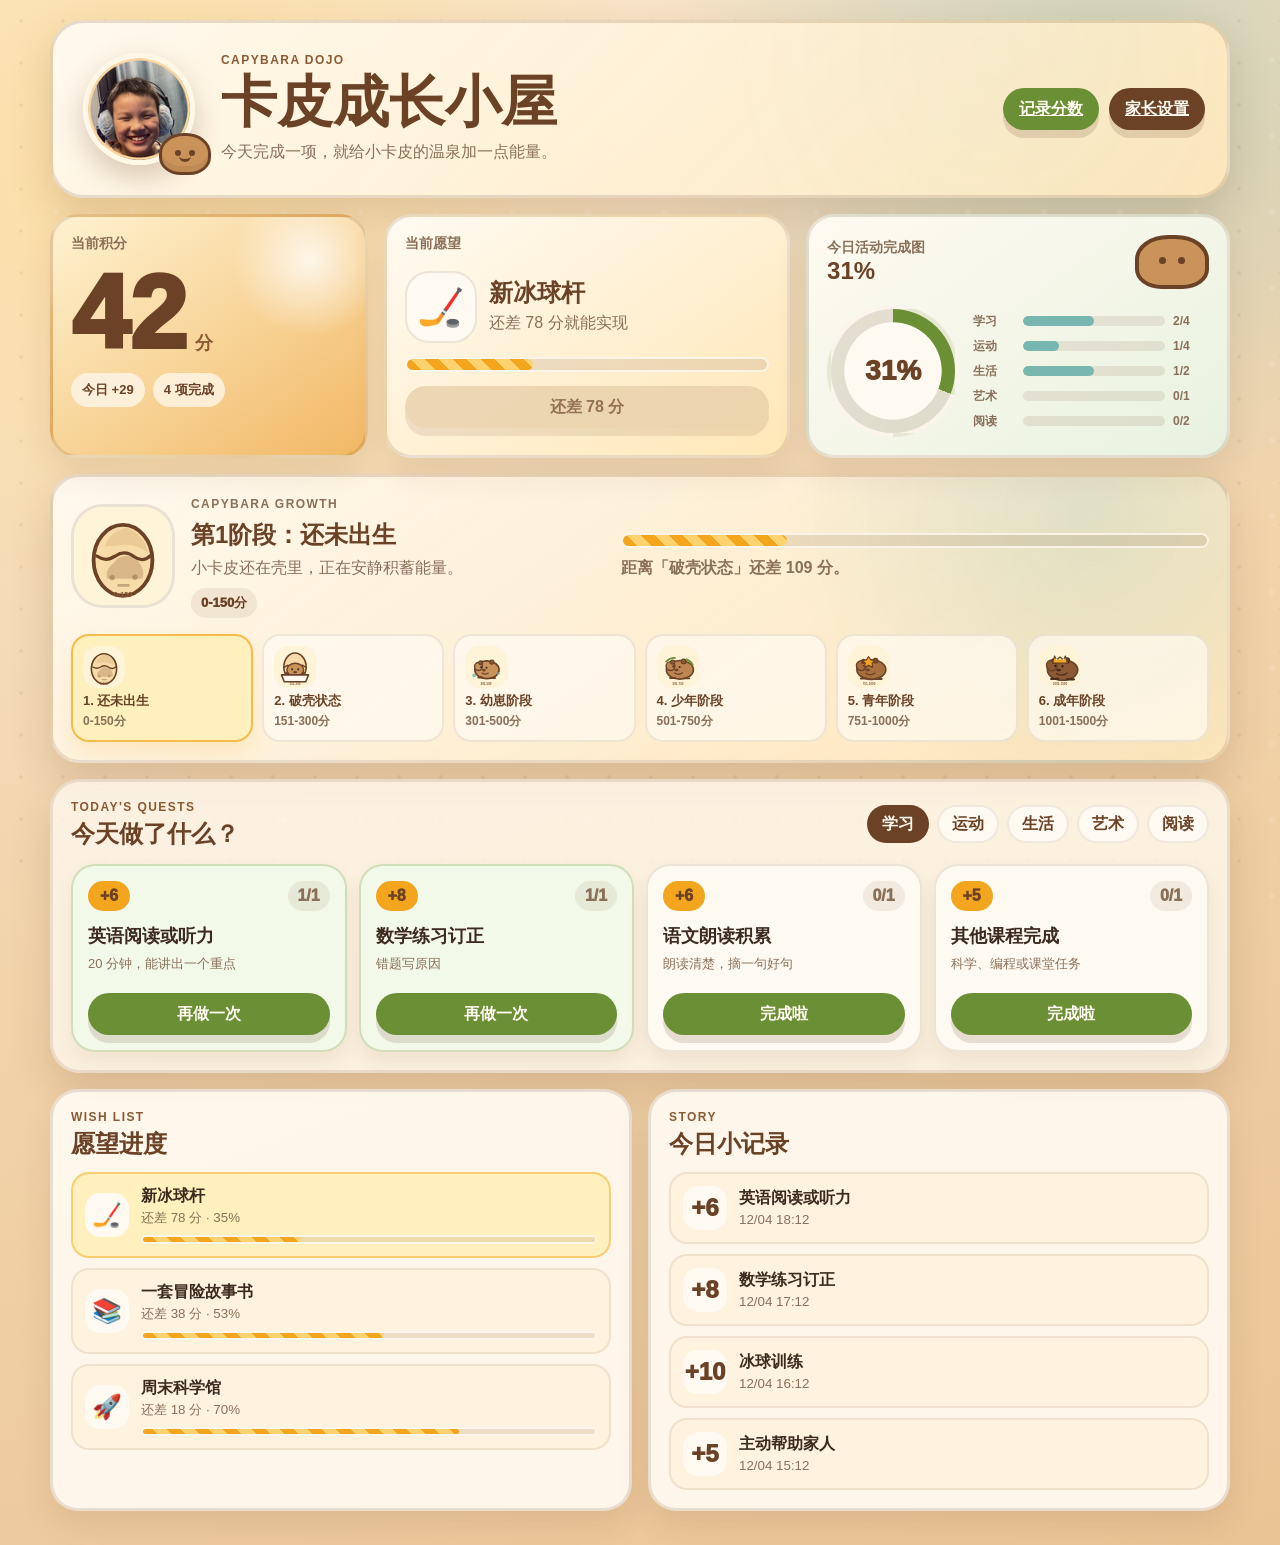
<file: index.html>
<!DOCTYPE html>
<html lang="zh-CN">
<head>
  <meta charset="UTF-8">
  <meta name="viewport" content="width=device-width, initial-scale=1.0">
  <title>卡皮成长小屋</title>
  <link rel="stylesheet" href="style.css">
</head>
<body>
  <main class="kid-shell">
    <header class="kid-hero">
      <div class="hero-copy">
        <div class="avatar-wrap">
          <img id="childAvatar" src="assets/avatar.png" alt="孩子头像">
          <div class="capy-face" aria-hidden="true">
            <span></span>
          </div>
        </div>
        <div>
          <p class="eyebrow">Capybara Dojo</p>
          <h1 id="homeTitle">卡皮成长小屋</h1>
          <p class="hero-note">今天完成一项，就给小卡皮的温泉加一点能量。</p>
        </div>
      </div>
      <div class="hero-links">
        <a class="parent-link record-link" href="record.html">记录分数</a>
        <a class="parent-link" href="parent.html">家长设置</a>
      </div>
    </header>

    <section class="top-grid">
      <article class="score-card big-card">
        <div class="card-label">当前积分</div>
        <div class="score-line">
          <span id="scoreValue">0</span>
          <small>分</small>
        </div>
        <div class="bubble-row">
          <span>今日 +<b id="todayScore">0</b></span>
          <span id="todayCount">0 项完成</span>
        </div>
      </article>

      <article class="wish-card big-card">
        <div class="card-label">当前愿望</div>
        <div class="wish-main">
          <div class="wish-icon" id="wishIcon">🎁</div>
          <div>
            <h2 id="wishName">还没有愿望</h2>
            <p id="wishMeta">去家长设置里添加一个目标。</p>
          </div>
        </div>
        <div class="honey-progress"><span id="wishProgress"></span></div>
        <button class="claim-btn" id="claimWishBtn">兑换愿望</button>
      </article>

      <article class="chart-card big-card">
        <div class="card-head">
          <div>
            <div class="card-label">今日活动完成图</div>
            <h2 id="completionTitle">0%</h2>
          </div>
          <div class="mini-capy" aria-hidden="true"></div>
        </div>
        <div class="ring-wrap">
          <div class="ring" id="completionRing"><span id="completionPercent">0%</span></div>
          <div class="bar-list" id="categoryBars"></div>
        </div>
      </article>
    </section>

    <section class="capy-stage-card">
      <div class="capy-stage-current">
        <div class="stage-creature">
          <img id="stageCreature" src="assets/stages/stage-1-egg.svg" alt="卡皮巴拉当前阶段">
        </div>
        <div>
          <p class="eyebrow">Capybara Growth</p>
          <h2 id="stageName">还未出生</h2>
          <p id="stageDesc">小卡皮还在壳里，正在安静积蓄能量。</p>
          <div class="stage-meta" id="stageMeta">0-150分</div>
        </div>
      </div>
      <div class="stage-progress-line">
        <div class="honey-progress"><span id="stageProgress"></span></div>
        <p id="stageNext">继续完成任务，帮助小卡皮成长。</p>
      </div>
      <div class="stage-path" id="stagePath"></div>
    </section>

    <section class="activity-zone">
      <div class="section-head">
        <div>
          <p class="eyebrow">Today's Quests</p>
          <h2>今天做了什么？</h2>
        </div>
        <div class="category-tabs" id="categoryTabs"></div>
      </div>
      <div class="quest-grid" id="activityGrid"></div>
    </section>

    <section class="bottom-grid">
      <article class="panel">
        <div class="section-head compact">
          <div>
            <p class="eyebrow">Wish List</p>
            <h2>愿望进度</h2>
          </div>
        </div>
        <div class="wish-list" id="wishList"></div>
      </article>

      <article class="panel">
        <div class="section-head compact">
          <div>
            <p class="eyebrow">Story</p>
            <h2>今日小记录</h2>
          </div>
        </div>
        <div class="history-list" id="historyList"></div>
      </article>
    </section>
  </main>

  <div class="toast" id="toast"></div>
  <script src="app.js"></script>
  <script>
    let state = KidDojo.load();

    const $ = selector => document.querySelector(selector);
    const els = {
      childAvatar: $("#childAvatar"),
      homeTitle: $("#homeTitle"),
      scoreValue: $("#scoreValue"),
      todayScore: $("#todayScore"),
      todayCount: $("#todayCount"),
      wishIcon: $("#wishIcon"),
      wishName: $("#wishName"),
      wishMeta: $("#wishMeta"),
      wishProgress: $("#wishProgress"),
      claimWishBtn: $("#claimWishBtn"),
      completionTitle: $("#completionTitle"),
      completionRing: $("#completionRing"),
      completionPercent: $("#completionPercent"),
      stageCreature: $("#stageCreature"),
      stageName: $("#stageName"),
      stageDesc: $("#stageDesc"),
      stageMeta: $("#stageMeta"),
      stageProgress: $("#stageProgress"),
      stageNext: $("#stageNext"),
      stagePath: $("#stagePath"),
      categoryBars: $("#categoryBars"),
      categoryTabs: $("#categoryTabs"),
      activityGrid: $("#activityGrid"),
      wishList: $("#wishList"),
      historyList: $("#historyList"),
      toast: $("#toast")
    };

    function render() {
      const stats = KidDojo.completionStats(state);
      const wish = KidDojo.activeWish(state);
      const todayEntries = KidDojo.todayEntries(state).filter(item => item.kind !== "redeem");

      els.childAvatar.src = state.child.avatar || "assets/avatar.png";
      els.homeTitle.textContent = state.child.homeTitle || `${state.child.name || "小小队长"}的成长小屋`;
      els.scoreValue.textContent = state.score;
      els.todayScore.textContent = Math.max(0, KidDojo.todayScore(state));
      els.todayCount.textContent = `${todayEntries.length} 项完成`;

      renderWishHero(wish);
      renderChart(stats);
      renderCapyStage();
      renderTabs();
      renderActivities();
      renderWishList();
      renderHistory();
      KidDojo.save(state);
    }

    function renderWishHero(wish) {
      if (!wish) {
        els.wishIcon.textContent = "🎁";
        els.wishName.textContent = "还没有愿望";
        els.wishMeta.textContent = "去家长设置里添加一个目标。";
        els.wishProgress.style.width = "0%";
        els.claimWishBtn.disabled = true;
        return;
      }
      const percent = Math.min(100, Math.round(state.score / wish.cost * 100));
      const left = Math.max(0, wish.cost - state.score);
      els.wishIcon.textContent = wish.icon || "🎁";
      els.wishName.textContent = wish.name;
      els.wishMeta.textContent = left ? `还差 ${left} 分就能实现` : "已经可以兑换啦";
      els.wishProgress.style.width = `${percent}%`;
      els.claimWishBtn.disabled = state.score < wish.cost;
      els.claimWishBtn.textContent = left ? `还差 ${left} 分` : "兑换愿望";
      els.claimWishBtn.onclick = () => {
        if (state.score < wish.cost) return;
        if (!confirm(`兑换「${wish.name}」会花掉 ${wish.cost} 分，确定吗？`)) return;
        const result = KidDojo.redeemWish(state, wish.id);
        state = result.state;
        showToast(result.ok ? "兑换成功，开始新的目标吧。" : "积分还不够。");
        render();
      };
    }

    function renderChart(stats) {
      els.completionTitle.textContent = `${stats.totalPercent}%`;
      els.completionPercent.textContent = `${stats.totalPercent}%`;
      els.completionRing.style.setProperty("--pct", `${stats.totalPercent * 3.6}deg`);
      els.categoryBars.innerHTML = stats.stats.map(item => `
        <div class="bar-row">
          <span>${KidDojo.escapeHtml(item.name)}</span>
          <div><i style="width:${item.percent}%"></i></div>
          <b>${item.done}/${item.required}</b>
        </div>
      `).join("");
    }

    function renderCapyStage() {
      const growth = KidDojo.capyStage(state.score);
      els.stageCreature.src = growth.stage.image;
      els.stageCreature.alt = growth.stage.name;
      els.stageName.textContent = `第${growth.index + 1}阶段：${growth.stage.name}`;
      els.stageDesc.textContent = growth.stage.desc;
      els.stageMeta.textContent = growth.stage.range;
      els.stageProgress.style.width = `${growth.progress}%`;
      els.stageNext.textContent = growth.next
        ? `距离「${growth.next.name}」还差 ${growth.remaining} 分。`
        : `距离 1500 分满级还差 ${growth.remaining} 分。`;
      els.stagePath.innerHTML = growth.stages.map((stage, index) => {
        const passed = index < growth.index;
        const active = index === growth.index;
        return `
          <div class="stage-node ${passed ? "passed" : ""} ${active ? "active" : ""}">
            <span><img src="${stage.image}" alt="${KidDojo.escapeHtml(stage.name)}"></span>
            <strong>${index + 1}. ${KidDojo.escapeHtml(stage.name)}</strong>
            <small>${KidDojo.escapeHtml(stage.range)}</small>
          </div>
        `;
      }).join("");
    }

    function renderTabs() {
      els.categoryTabs.innerHTML = state.categories.map(category => `
        <button class="${category.id === state.activeCategoryId ? "active" : ""}" data-id="${category.id}">
          ${KidDojo.escapeHtml(category.name)}
        </button>
      `).join("");
      els.categoryTabs.querySelectorAll("button").forEach(btn => {
        btn.addEventListener("click", () => {
          state.activeCategoryId = btn.dataset.id;
          render();
        });
      });
    }

    function renderActivities() {
      const doneMap = KidDojo.todayActivityMap(state);
      const activities = state.activities.filter(item => item.categoryId === state.activeCategoryId);
      if (!activities.length) {
        els.activityGrid.innerHTML = `<div class="empty">这个分类还没有任务，请让家长添加。</div>`;
        return;
      }
      els.activityGrid.innerHTML = activities.map(activity => {
        const done = doneMap[activity.id] || 0;
        const needed = Math.max(1, Number(activity.targetPerDay || 1));
        const complete = done >= needed;
        return `
          <article class="quest ${complete ? "done" : ""}">
            <div class="quest-top">
              <span class="quest-points">+${Number(activity.points)}</span>
              <span class="quest-done">${done}/${needed}</span>
            </div>
            <h3>${KidDojo.escapeHtml(activity.name)}</h3>
            <p>${KidDojo.escapeHtml(activity.note || "完成后点一下")}</p>
            <button data-id="${activity.id}">${complete ? "再做一次" : "完成啦"}</button>
          </article>
        `;
      }).join("");
      els.activityGrid.querySelectorAll("button").forEach(btn => {
        btn.addEventListener("click", () => {
          const activity = state.activities.find(item => item.id === btn.dataset.id);
          state = KidDojo.recordActivity(state, btn.dataset.id);
          showToast(`${activity.name} +${activity.points} 分`);
          render();
        });
      });
    }

    function renderWishList() {
      const wishes = state.wishes.filter(item => item.status !== "redeemed");
      if (!wishes.length) {
        els.wishList.innerHTML = `<div class="empty">愿望清单是空的。</div>`;
        return;
      }
      els.wishList.innerHTML = wishes.map(wish => {
        const percent = Math.min(100, Math.round(state.score / wish.cost * 100));
        const left = Math.max(0, wish.cost - state.score);
        return `
          <article class="mini-wish ${wish.id === state.activeWishId ? "active" : ""}">
            <span>${KidDojo.escapeHtml(wish.icon || "🎁")}</span>
            <div>
              <strong>${KidDojo.escapeHtml(wish.name)}</strong>
              <small>${left ? `还差 ${left} 分` : "可兑换"} · ${percent}%</small>
              <div class="tiny-progress"><i style="width:${percent}%"></i></div>
            </div>
          </article>
        `;
      }).join("");
    }

    function renderHistory() {
      const entries = KidDojo.todayEntries(state).filter(item => item.kind !== "redeem").slice(0, 8);
      if (!entries.length) {
        els.historyList.innerHTML = `<div class="empty">今天还没有小记录。</div>`;
        return;
      }
      els.historyList.innerHTML = entries.map(item => `
        <div class="history-row">
          <span>${item.points >= 0 ? "+" : ""}${item.points}</span>
          <div>
            <strong>${KidDojo.escapeHtml(item.title)}</strong>
            <small>${KidDojo.formatTime(item.createdAt)}${item.rating ? ` · 自评分 ${item.rating}/5` : ""}${item.detail ? ` · ${KidDojo.escapeHtml(item.detail)}` : ""}</small>
          </div>
        </div>
      `).join("");
    }

    function showToast(text) {
      els.toast.textContent = text;
      els.toast.classList.add("show");
      clearTimeout(showToast.timer);
      showToast.timer = setTimeout(() => els.toast.classList.remove("show"), 2100);
    }

    render();
  </script>
</body>
</html>
</file>
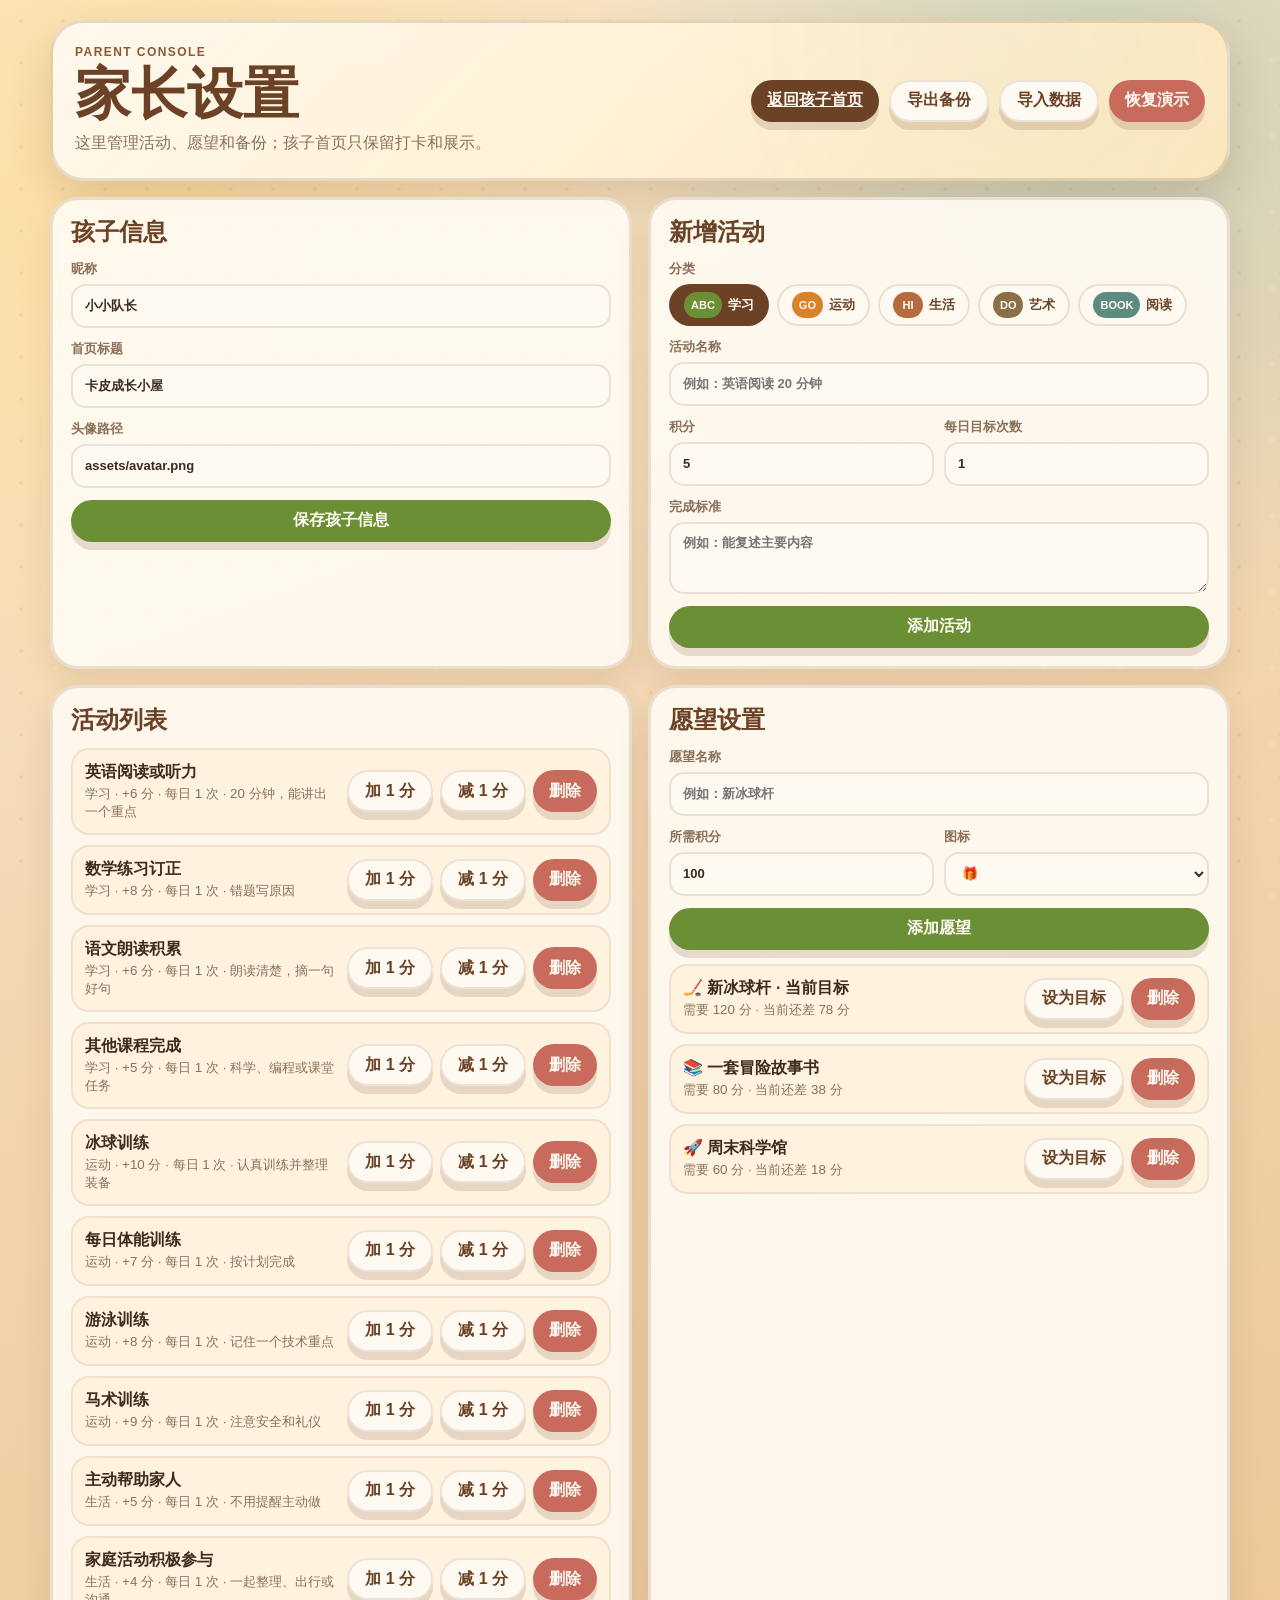
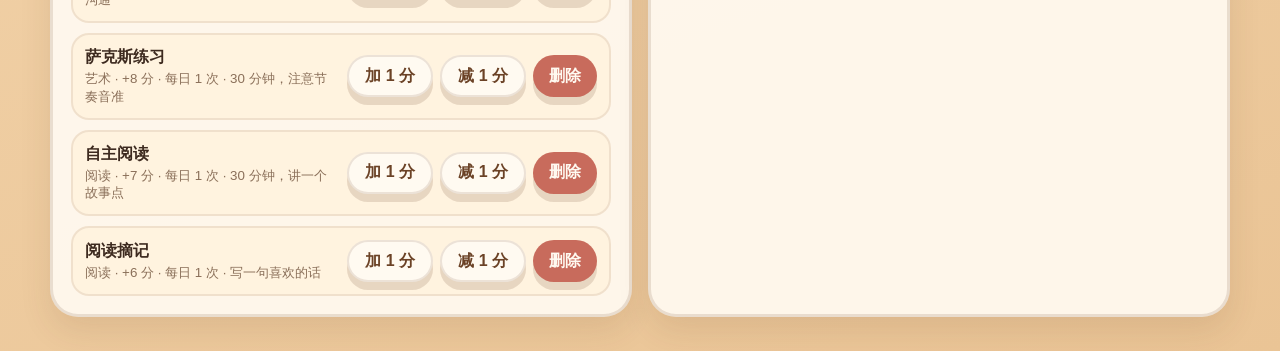
<file: parent.html>
<!DOCTYPE html>
<html lang="zh-CN">
<head>
  <meta charset="UTF-8">
  <meta name="viewport" content="width=device-width, initial-scale=1.0">
  <title>家长设置 - 卡皮成长小屋</title>
  <link rel="stylesheet" href="style.css">
</head>
<body>
  <main class="parent-shell">
    <header class="parent-hero">
      <div>
        <p class="eyebrow">Parent Console</p>
        <h1>家长设置</h1>
        <p class="hero-note">这里管理活动、愿望和备份；孩子首页只保留打卡和展示。</p>
      </div>
      <div class="parent-actions">
        <a class="back-link" href="index.html">返回孩子首页</a>
        <button class="soft-btn" id="exportBtn">导出备份</button>
        <button class="soft-btn" id="importBtn">导入数据</button>
        <button class="danger-btn" id="resetBtn">恢复演示</button>
      </div>
    </header>

    <section class="parent-grid">
      <article class="parent-panel">
        <h2>孩子信息</h2>
        <form class="form-grid" id="childForm">
          <label>
            昵称
            <input id="childName" placeholder="孩子昵称">
          </label>
          <label>
            首页标题
            <input id="homeTitle" placeholder="例如：Leo 的卡皮能量站">
          </label>
          <label>
            头像路径
            <input id="childAvatar" placeholder="assets/avatar.png">
          </label>
          <button class="primary-btn" type="submit">保存孩子信息</button>
        </form>
      </article>

      <article class="parent-panel">
        <h2>新增活动</h2>
        <form class="form-grid" id="activityForm">
          <label>
            分类
            <input id="activityCategory" type="hidden" value="study">
            <div class="category-picker" id="activityCategoryPicker"></div>
          </label>
          <label>
            活动名称
            <input id="activityName" placeholder="例如：英语阅读 20 分钟" required>
          </label>
          <div class="two-cols">
            <label>
              积分
              <input id="activityPoints" type="number" min="1" max="200" value="5" required>
            </label>
            <label>
              每日目标次数
              <input id="activityTarget" type="number" min="1" max="10" value="1" required>
            </label>
          </div>
          <label>
            完成标准
            <textarea id="activityNote" placeholder="例如：能复述主要内容"></textarea>
          </label>
          <button class="primary-btn" type="submit">添加活动</button>
        </form>
      </article>

      <article class="parent-panel">
        <h2>活动列表</h2>
        <div class="config-list" id="activityList"></div>
      </article>

      <article class="parent-panel">
        <h2>愿望设置</h2>
        <form class="form-grid" id="wishForm">
          <label>
            愿望名称
            <input id="wishName" placeholder="例如：新冰球杆" required>
          </label>
          <div class="two-cols">
            <label>
              所需积分
              <input id="wishCost" type="number" min="1" value="100" required>
            </label>
            <label>
              图标
              <select id="wishIcon">
                <option>🎁</option>
                <option>🏒</option>
                <option>📚</option>
                <option>🎷</option>
                <option>🏇</option>
                <option>🚀</option>
                <option>🎮</option>
              </select>
            </label>
          </div>
          <button class="primary-btn" type="submit">添加愿望</button>
        </form>
        <div class="config-list" id="wishList" style="margin-top:14px;"></div>
      </article>
    </section>
  </main>

  <input class="file-input" id="fileInput" type="file" accept="application/json">
  <div class="toast" id="toast"></div>
  <script src="app.js"></script>
  <script>
    let state = KidDojo.load();
    const $ = selector => document.querySelector(selector);
    const els = {
      childForm: $("#childForm"),
      childName: $("#childName"),
      homeTitle: $("#homeTitle"),
      childAvatar: $("#childAvatar"),
      activityForm: $("#activityForm"),
      activityCategory: $("#activityCategory"),
      activityCategoryPicker: $("#activityCategoryPicker"),
      activityName: $("#activityName"),
      activityPoints: $("#activityPoints"),
      activityTarget: $("#activityTarget"),
      activityNote: $("#activityNote"),
      activityList: $("#activityList"),
      wishForm: $("#wishForm"),
      wishName: $("#wishName"),
      wishCost: $("#wishCost"),
      wishIcon: $("#wishIcon"),
      wishList: $("#wishList"),
      fileInput: $("#fileInput"),
      toast: $("#toast")
    };

    function render() {
      els.childName.value = state.child.name || "";
      els.homeTitle.value = state.child.homeTitle || `${state.child.name || "小小队长"}的成长小屋`;
      els.childAvatar.value = state.child.avatar || "assets/avatar.png";
      if (!state.categories.some(category => category.id === els.activityCategory.value)) {
        els.activityCategory.value = state.categories[0]?.id || "study";
      }
      renderCategoryPicker();
      renderActivities();
      renderWishes();
      KidDojo.save(state);
    }

    function renderCategoryPicker() {
      els.activityCategoryPicker.innerHTML = state.categories.map(category => `
        <button type="button" class="${category.id === els.activityCategory.value ? "active" : ""}" data-id="${category.id}" style="--cat:${category.color}">
          <span>${KidDojo.escapeHtml(category.icon)}</span>${KidDojo.escapeHtml(category.name)}
        </button>
      `).join("");
      els.activityCategoryPicker.querySelectorAll("button").forEach(btn => {
        btn.addEventListener("click", () => {
          els.activityCategory.value = btn.dataset.id;
          renderCategoryPicker();
        });
      });
    }

    function renderActivities() {
      if (!state.activities.length) {
        els.activityList.innerHTML = `<div class="empty">还没有活动。</div>`;
        return;
      }
      els.activityList.innerHTML = state.activities.map(activity => {
        const category = KidDojo.categoryById(state, activity.categoryId);
        return `
          <article class="config-item">
            <div>
              <strong>${KidDojo.escapeHtml(activity.name)}</strong>
              <small>${KidDojo.escapeHtml(category.name)} · +${activity.points} 分 · 每日 ${activity.targetPerDay || 1} 次 · ${KidDojo.escapeHtml(activity.note || "无说明")}</small>
            </div>
            <div class="config-actions">
              <button class="mini-btn" data-edit="${activity.id}">加 1 分</button>
              <button class="mini-btn" data-minus="${activity.id}">减 1 分</button>
              <button class="danger-btn" data-delete="${activity.id}">删除</button>
            </div>
          </article>
        `;
      }).join("");
      els.activityList.querySelectorAll("[data-edit]").forEach(btn => {
        btn.addEventListener("click", () => {
          const item = state.activities.find(activity => activity.id === btn.dataset.edit);
          item.points += 1;
          render();
        });
      });
      els.activityList.querySelectorAll("[data-minus]").forEach(btn => {
        btn.addEventListener("click", () => {
          const item = state.activities.find(activity => activity.id === btn.dataset.minus);
          item.points = Math.max(1, item.points - 1);
          render();
        });
      });
      els.activityList.querySelectorAll("[data-delete]").forEach(btn => {
        btn.addEventListener("click", () => {
          if (!confirm("确定删除这个活动吗？历史记录会保留。")) return;
          state.activities = state.activities.filter(activity => activity.id !== btn.dataset.delete);
          render();
          showToast("活动已删除。");
        });
      });
    }

    function renderWishes() {
      const wishes = state.wishes.filter(wish => wish.status !== "redeemed");
      if (!wishes.length) {
        els.wishList.innerHTML = `<div class="empty">还没有愿望。</div>`;
        return;
      }
      els.wishList.innerHTML = wishes.map(wish => {
        const active = wish.id === state.activeWishId;
        const left = Math.max(0, wish.cost - state.score);
        return `
          <article class="config-item">
            <div>
              <strong>${KidDojo.escapeHtml(wish.icon || "🎁")} ${KidDojo.escapeHtml(wish.name)} ${active ? "· 当前目标" : ""}</strong>
              <small>需要 ${wish.cost} 分 · 当前还差 ${left} 分</small>
            </div>
            <div class="config-actions">
              <button class="mini-btn" data-active="${wish.id}">设为目标</button>
              <button class="danger-btn" data-delete-wish="${wish.id}">删除</button>
            </div>
          </article>
        `;
      }).join("");
      els.wishList.querySelectorAll("[data-active]").forEach(btn => {
        btn.addEventListener("click", () => {
          state.activeWishId = btn.dataset.active;
          render();
          showToast("已设为当前目标。");
        });
      });
      els.wishList.querySelectorAll("[data-delete-wish]").forEach(btn => {
        btn.addEventListener("click", () => {
          if (!confirm("确定删除这个愿望吗？")) return;
          state.wishes = state.wishes.filter(wish => wish.id !== btn.dataset.deleteWish);
          if (state.activeWishId === btn.dataset.deleteWish) {
            state.activeWishId = state.wishes.find(wish => wish.status !== "redeemed")?.id || "";
          }
          render();
          showToast("愿望已删除。");
        });
      });
    }

    els.childForm.addEventListener("submit", event => {
      event.preventDefault();
      state.child.name = els.childName.value.trim() || "小小队长";
      state.child.homeTitle = els.homeTitle.value.trim() || `${state.child.name}的成长小屋`;
      state.child.avatar = els.childAvatar.value.trim() || "assets/avatar.png";
      render();
      showToast("孩子信息已保存。");
    });

    els.activityForm.addEventListener("submit", event => {
      event.preventDefault();
      state.activities.push({
        id: KidDojo.uid("act"),
        categoryId: els.activityCategory.value,
        name: els.activityName.value.trim(),
        points: Math.max(1, Number(els.activityPoints.value)),
        targetPerDay: Math.max(1, Number(els.activityTarget.value)),
        note: els.activityNote.value.trim()
      });
      state.activeCategoryId = els.activityCategory.value;
      els.activityName.value = "";
      els.activityPoints.value = "5";
      els.activityTarget.value = "1";
      els.activityNote.value = "";
      render();
      showToast("活动已添加。");
    });

    els.wishForm.addEventListener("submit", event => {
      event.preventDefault();
      const wish = {
        id: KidDojo.uid("wish"),
        name: els.wishName.value.trim(),
        cost: Math.max(1, Number(els.wishCost.value)),
        icon: els.wishIcon.value,
        status: "open"
      };
      state.wishes.push(wish);
      state.activeWishId = wish.id;
      els.wishName.value = "";
      els.wishCost.value = "100";
      render();
      showToast("愿望已添加。");
    });

    $("#exportBtn").addEventListener("click", () => {
      const blob = new Blob([JSON.stringify(state, null, 2)], { type: "application/json" });
      const url = URL.createObjectURL(blob);
      const a = document.createElement("a");
      a.href = url;
      a.download = `capy-kid-dojo-${new Date().toISOString().slice(0, 10)}.json`;
      a.click();
      URL.revokeObjectURL(url);
      showToast("备份已导出。");
    });

    $("#importBtn").addEventListener("click", () => els.fileInput.click());
    els.fileInput.addEventListener("change", async event => {
      const file = event.target.files[0];
      if (!file) return;
      try {
        state = KidDojo.migrate(JSON.parse(await file.text()));
        render();
        showToast("导入成功。");
      } catch {
        showToast("导入失败，请检查文件。");
      } finally {
        els.fileInput.value = "";
      }
    });

    $("#resetBtn").addEventListener("click", () => {
      if (!confirm("恢复演示数据会覆盖当前数据，确定吗？")) return;
      state = KidDojo.reset();
      render();
      showToast("已恢复演示数据。");
    });

    function showToast(text) {
      els.toast.textContent = text;
      els.toast.classList.add("show");
      clearTimeout(showToast.timer);
      showToast.timer = setTimeout(() => els.toast.classList.remove("show"), 2100);
    }

    render();
  </script>
</body>
</html>
</file>
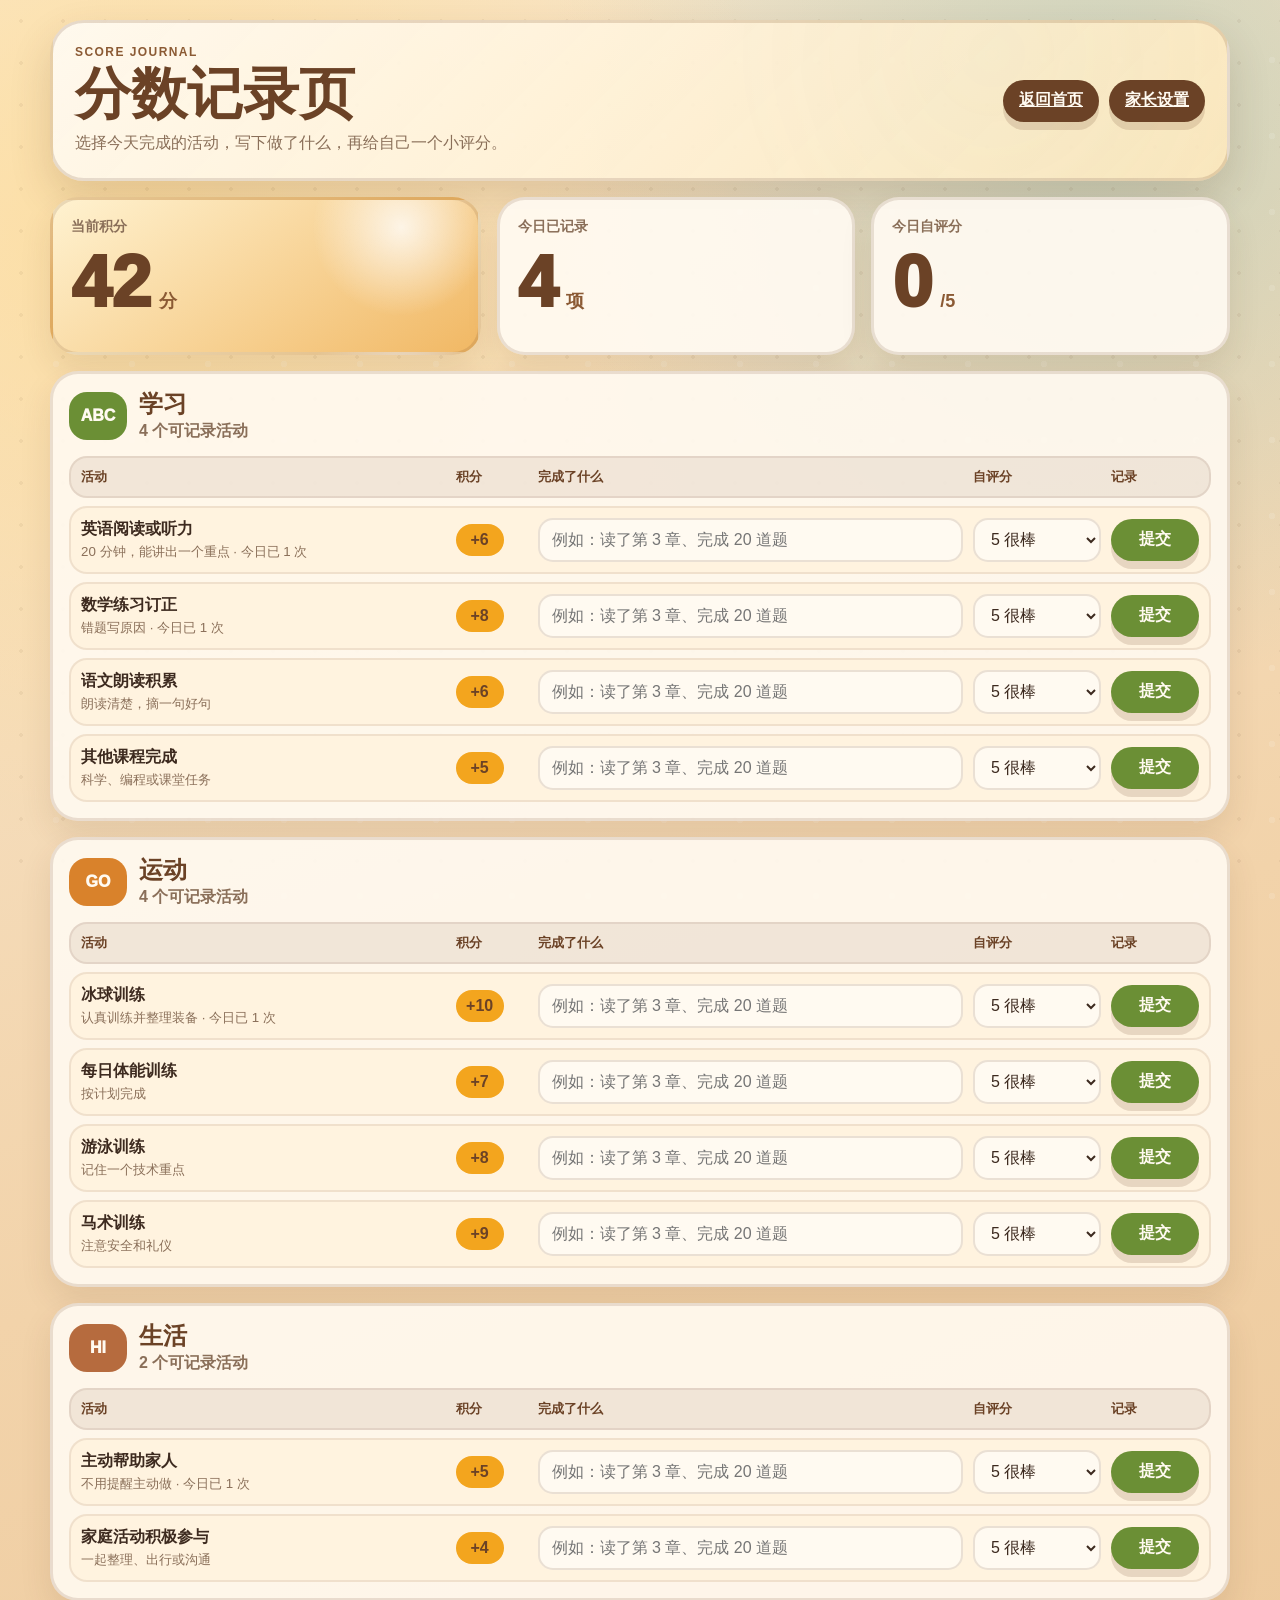
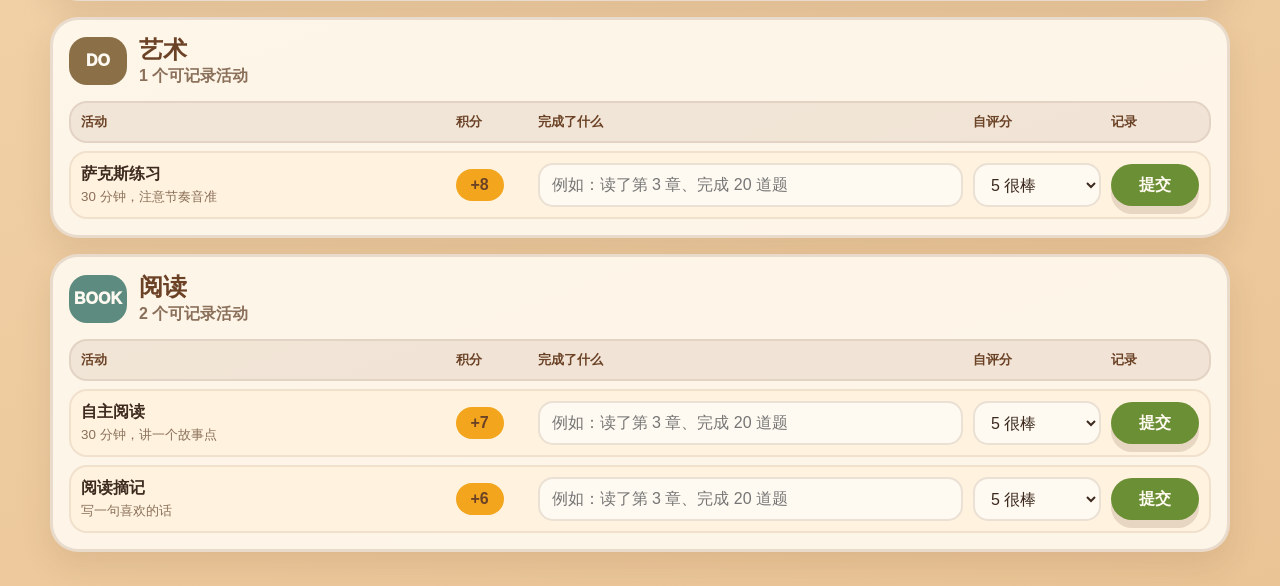
<file: record.html>
<!DOCTYPE html>
<html lang="zh-CN">
<head>
  <meta charset="UTF-8">
  <meta name="viewport" content="width=device-width, initial-scale=1.0">
  <title>分数记录 - 卡皮成长小屋</title>
  <link rel="stylesheet" href="style.css">
</head>
<body>
  <main class="parent-shell record-shell">
    <header class="parent-hero">
      <div>
        <p class="eyebrow">Score Journal</p>
        <h1>分数记录页</h1>
        <p class="hero-note">选择今天完成的活动，写下做了什么，再给自己一个小评分。</p>
      </div>
      <div class="parent-actions">
        <a class="back-link" href="index.html">返回首页</a>
        <a class="back-link" href="parent.html">家长设置</a>
      </div>
    </header>

    <section class="record-summary">
      <article class="big-card score-card">
        <div class="card-label">当前积分</div>
        <div class="score-line"><span id="scoreValue">0</span><small>分</small></div>
      </article>
      <article class="big-card">
        <div class="card-label">今日已记录</div>
        <div class="score-line"><span id="todayCount">0</span><small>项</small></div>
      </article>
      <article class="big-card">
        <div class="card-label">今日自评分</div>
        <div class="score-line"><span id="avgRating">0</span><small>/5</small></div>
      </article>
    </section>

    <section class="record-board" id="recordBoard"></section>
  </main>

  <div class="toast" id="toast"></div>
  <script src="app.js"></script>
  <script>
    let state = KidDojo.load();
    const $ = selector => document.querySelector(selector);
    const els = {
      scoreValue: $("#scoreValue"),
      todayCount: $("#todayCount"),
      avgRating: $("#avgRating"),
      recordBoard: $("#recordBoard"),
      toast: $("#toast")
    };

    function render() {
      const entries = KidDojo.todayEntries(state).filter(item => item.kind !== "redeem");
      const ratings = entries.map(item => Number(item.rating || 0)).filter(Boolean);
      const avg = ratings.length ? (ratings.reduce((sum, item) => sum + item, 0) / ratings.length).toFixed(1) : "0";
      els.scoreValue.textContent = state.score;
      els.todayCount.textContent = entries.length;
      els.avgRating.textContent = avg;
      els.recordBoard.innerHTML = state.categories.map(renderCategory).join("");
      bindRecordButtons();
      KidDojo.save(state);
    }

    function renderCategory(category) {
      const activities = state.activities.filter(item => item.categoryId === category.id);
      if (!activities.length) return "";
      return `
        <article class="record-category">
          <div class="record-category-head" style="--cat:${category.color}">
            <span>${KidDojo.escapeHtml(category.icon)}</span>
            <div>
              <h2>${KidDojo.escapeHtml(category.name)}</h2>
              <p>${activities.length} 个可记录活动</p>
            </div>
          </div>
          <div class="record-table">
            <div class="record-row record-row-head">
              <span>活动</span>
              <span>积分</span>
              <span>完成了什么</span>
              <span>自评分</span>
              <span>记录</span>
            </div>
            ${activities.map(renderActivity).join("")}
          </div>
        </article>
      `;
    }

    function renderActivity(activity) {
      const done = KidDojo.todayEntries(state).filter(item => item.activityId === activity.id).length;
      return `
        <div class="record-row" data-activity="${activity.id}">
          <div class="record-activity">
            <strong>${KidDojo.escapeHtml(activity.name)}</strong>
            <small>${KidDojo.escapeHtml(activity.note || "完成后记录")}${done ? ` · 今日已 ${done} 次` : ""}</small>
          </div>
          <b class="record-points">+${Number(activity.points)}</b>
          <input class="record-detail" placeholder="例如：读了第 3 章、完成 20 道题">
          <select class="record-rating" aria-label="自评分">
            <option value="5">5 很棒</option>
            <option value="4">4 不错</option>
            <option value="3">3 完成</option>
            <option value="2">2 勉强</option>
            <option value="1">1 需要加油</option>
          </select>
          <button class="primary-btn record-submit">提交</button>
        </div>
      `;
    }

    function bindRecordButtons() {
      els.recordBoard.querySelectorAll(".record-submit").forEach(button => {
        button.addEventListener("click", () => {
          const row = button.closest(".record-row");
          const activityId = row.dataset.activity;
          const activity = state.activities.find(item => item.id === activityId);
          const detail = row.querySelector(".record-detail").value.trim();
          const rating = row.querySelector(".record-rating").value;
          state = KidDojo.recordActivity(state, activityId, { detail, rating });
          showToast(`${activity.name} +${activity.points} 分，记录成功。`);
          render();
        });
      });
    }

    function showToast(text) {
      els.toast.textContent = text;
      els.toast.classList.add("show");
      clearTimeout(showToast.timer);
      showToast.timer = setTimeout(() => els.toast.classList.remove("show"), 2100);
    }

    render();
  </script>
</body>
</html>
</file>
<file: style.css>
:root {
  --bg: #f7ead7;
  --paper: #fffaf1;
  --paper-2: #fff3df;
  --brown: #6b4226;
  --brown-2: #8b5a34;
  --tan: #c9935a;
  --cream: #ffe9bd;
  --honey: #f3a51e;
  --grass: #6b8f35;
  --water: #78b7b0;
  --berry: #c86b5c;
  --ink: #3d2a1f;
  --muted: #8a6f59;
  --line: rgba(107, 66, 38, 0.16);
  --shadow: 0 18px 42px rgba(88, 52, 25, 0.16);
  font-family: -apple-system, BlinkMacSystemFont, "Segoe UI", "PingFang SC", "Microsoft YaHei", Arial, sans-serif;
  color: var(--ink);
}

* {
  box-sizing: border-box;
}

body {
  margin: 0;
  min-height: 100vh;
  background:
    radial-gradient(circle at 12% 10%, rgba(255, 220, 147, 0.72), transparent 28%),
    radial-gradient(circle at 86% 6%, rgba(120, 183, 176, 0.34), transparent 24%),
    linear-gradient(160deg, #f9e8cf 0%, #f2d3aa 50%, #eac495 100%);
}

body::before {
  content: "";
  position: fixed;
  inset: 0;
  pointer-events: none;
  background-image:
    radial-gradient(circle, rgba(107, 66, 38, 0.12) 0 2px, transparent 2px),
    radial-gradient(circle, rgba(255, 255, 255, 0.24) 0 3px, transparent 3px);
  background-size: 42px 42px, 76px 76px;
  background-position: 0 0, 18px 22px;
  opacity: 0.52;
}

button,
input,
select,
textarea {
  font: inherit;
}

button,
a.button-like {
  border: 0;
  cursor: pointer;
  text-decoration: none;
}

.kid-shell,
.parent-shell {
  position: relative;
  width: min(1180px, calc(100vw - 28px));
  margin: 0 auto;
  padding: 20px 0 34px;
}

.kid-hero,
.parent-hero {
  min-height: 178px;
  padding: 22px;
  border: 3px solid rgba(107, 66, 38, 0.16);
  border-radius: 34px;
  background:
    linear-gradient(135deg, rgba(255, 250, 241, 0.94), rgba(255, 233, 189, 0.88)),
    radial-gradient(circle at 80% 20%, rgba(120, 183, 176, 0.36), transparent 28%);
  box-shadow: var(--shadow);
  display: flex;
  align-items: center;
  justify-content: space-between;
  gap: 20px;
  overflow: hidden;
}

.hero-copy {
  display: flex;
  align-items: center;
  gap: 18px;
}

.avatar-wrap {
  position: relative;
  flex: 0 0 auto;
  width: 128px;
  height: 128px;
}

.avatar-wrap img {
  width: 112px;
  height: 112px;
  margin: 8px;
  object-fit: cover;
  border-radius: 50%;
  border: 5px solid #fff7e6;
  box-shadow: 0 12px 28px rgba(107, 66, 38, 0.26);
}

.capy-face {
  position: absolute;
  right: -8px;
  bottom: -2px;
  width: 52px;
  height: 42px;
  border-radius: 48% 48% 42% 42%;
  background: var(--tan);
  border: 3px solid var(--brown);
  box-shadow: inset 0 -6px 0 rgba(107, 66, 38, 0.12);
}

.capy-face::before,
.capy-face::after {
  content: "";
  position: absolute;
  top: 14px;
  width: 6px;
  height: 6px;
  border-radius: 50%;
  background: var(--brown);
}

.capy-face::before {
  left: 13px;
}

.capy-face::after {
  right: 13px;
}

.capy-face span {
  position: absolute;
  left: 50%;
  bottom: 10px;
  width: 12px;
  height: 7px;
  transform: translateX(-50%);
  border-radius: 0 0 999px 999px;
  border-bottom: 3px solid var(--brown);
}

.eyebrow {
  margin: 0 0 6px;
  color: var(--brown-2);
  font-size: 12px;
  font-weight: 900;
  letter-spacing: 0.12em;
  text-transform: uppercase;
}

h1,
h2,
h3,
p {
  margin-top: 0;
}

h1 {
  margin-bottom: 8px;
  font-size: clamp(30px, 5vw, 56px);
  line-height: 1.04;
  letter-spacing: 0;
  color: var(--brown);
}

h2 {
  margin-bottom: 0;
  font-size: 24px;
  line-height: 1.16;
  color: var(--brown);
}

h3 {
  margin-bottom: 7px;
  font-size: 18px;
  line-height: 1.25;
}

.hero-note {
  margin: 0;
  max-width: 520px;
  color: var(--muted);
  font-size: 16px;
  line-height: 1.55;
}

.parent-link,
.back-link,
.primary-btn,
.soft-btn,
.danger-btn,
.claim-btn,
.quest button,
.mini-btn {
  min-height: 42px;
  display: inline-flex;
  align-items: center;
  justify-content: center;
  padding: 0 16px;
  border-radius: 999px;
  font-weight: 900;
  color: #fffaf1;
  background: var(--brown);
  box-shadow: 0 8px 0 rgba(107, 66, 38, 0.16);
  transition: transform 0.16s ease, box-shadow 0.16s ease;
}

.parent-link:hover,
.back-link:hover,
button:hover {
  transform: translateY(-1px);
}

button:active,
.parent-link:active,
.back-link:active {
  transform: translateY(2px);
  box-shadow: 0 4px 0 rgba(107, 66, 38, 0.16);
}

.top-grid {
  display: grid;
  grid-template-columns: 0.9fr 1.15fr 1.2fr;
  gap: 16px;
  margin: 16px 0;
}

.big-card,
.panel,
.parent-panel {
  border: 3px solid rgba(107, 66, 38, 0.14);
  border-radius: 28px;
  background: rgba(255, 250, 241, 0.92);
  box-shadow: 0 14px 32px rgba(88, 52, 25, 0.11);
}

.big-card {
  padding: 18px;
  min-height: 224px;
}

.card-label {
  color: var(--muted);
  font-size: 14px;
  font-weight: 900;
}

.score-card {
  background:
    radial-gradient(circle at 82% 18%, rgba(255, 255, 255, 0.78), transparent 24%),
    linear-gradient(145deg, #fff2d0, #f1b864);
}

.score-line {
  margin: 16px 0 16px;
  display: flex;
  align-items: baseline;
  gap: 8px;
}

.score-line span {
  font-size: clamp(68px, 12vw, 104px);
  font-weight: 1000;
  line-height: 0.85;
  color: var(--brown);
}

.score-line small {
  font-size: 18px;
  font-weight: 900;
  color: var(--brown-2);
}

.bubble-row {
  display: flex;
  gap: 8px;
  flex-wrap: wrap;
}

.bubble-row span {
  padding: 8px 11px;
  border-radius: 999px;
  background: rgba(255, 250, 241, 0.72);
  color: var(--brown);
  font-weight: 900;
  font-size: 13px;
}

.wish-card {
  background: linear-gradient(145deg, #fffaf1, #ffe7b7);
}

.wish-main {
  margin: 18px 0 14px;
  display: grid;
  grid-template-columns: 72px 1fr;
  gap: 12px;
  align-items: center;
}

.wish-icon {
  width: 72px;
  height: 72px;
  display: grid;
  place-items: center;
  border-radius: 24px;
  background: #fffaf1;
  font-size: 38px;
  border: 2px solid rgba(107, 66, 38, 0.12);
}

.wish-main h2 {
  margin: 0 0 4px;
}

.wish-main p {
  margin: 0;
  color: var(--muted);
  line-height: 1.45;
}

.honey-progress,
.tiny-progress {
  height: 15px;
  border-radius: 999px;
  overflow: hidden;
  background: rgba(107, 66, 38, 0.12);
  border: 2px solid rgba(255, 250, 241, 0.84);
}

.honey-progress span,
.tiny-progress i {
  display: block;
  height: 100%;
  width: 0%;
  border-radius: inherit;
  background: repeating-linear-gradient(
    45deg,
    #f3a51e 0 10px,
    #ffd270 10px 20px
  );
  transition: width 0.32s ease;
}

.claim-btn {
  width: 100%;
  margin-top: 14px;
  background: var(--honey);
  color: var(--brown);
}

.claim-btn:disabled {
  cursor: default;
  opacity: 0.72;
  background: #e5cda7;
}

.chart-card {
  background: linear-gradient(145deg, #fffaf1, #e8f2df);
}

.card-head,
.section-head {
  display: flex;
  align-items: center;
  justify-content: space-between;
  gap: 12px;
}

.mini-capy {
  position: relative;
  width: 74px;
  height: 54px;
  border-radius: 45% 45% 36% 36%;
  background: var(--tan);
  border: 4px solid var(--brown);
}

.mini-capy::before,
.mini-capy::after {
  content: "";
  position: absolute;
  top: 18px;
  width: 7px;
  height: 7px;
  border-radius: 50%;
  background: var(--brown);
}

.mini-capy::before {
  left: 20px;
}

.mini-capy::after {
  right: 20px;
}

.ring-wrap {
  margin-top: 16px;
  display: grid;
  grid-template-columns: 132px 1fr;
  gap: 14px;
  align-items: center;
}

.ring {
  --pct: 0deg;
  width: 132px;
  height: 132px;
  display: grid;
  place-items: center;
  border-radius: 50%;
  background:
    radial-gradient(circle at center, var(--paper) 0 55%, transparent 56%),
    conic-gradient(var(--grass) 0 var(--pct), rgba(107, 66, 38, 0.14) var(--pct) 360deg);
  border: 4px solid rgba(255, 250, 241, 0.84);
}

.ring span {
  font-size: 28px;
  font-weight: 1000;
  color: var(--brown);
}

.bar-list {
  display: grid;
  gap: 8px;
}

.bar-row {
  display: grid;
  grid-template-columns: 42px 1fr 36px;
  gap: 8px;
  align-items: center;
  font-size: 12px;
  font-weight: 900;
  color: var(--muted);
}

.bar-row div {
  height: 10px;
  border-radius: 999px;
  overflow: hidden;
  background: rgba(107, 66, 38, 0.11);
}

.bar-row i {
  display: block;
  height: 100%;
  border-radius: inherit;
  background: var(--water);
}

.activity-zone,
.bottom-grid,
.parent-grid {
  margin-top: 16px;
}

.capy-stage-card {
  display: grid;
  grid-template-columns: 1fr 1.1fr;
  gap: 16px;
  align-items: center;
  margin: 16px 0;
  padding: 18px;
  border: 3px solid rgba(107, 66, 38, 0.14);
  border-radius: 30px;
  background:
    radial-gradient(circle at 88% 12%, rgba(120, 183, 176, 0.22), transparent 28%),
    linear-gradient(145deg, rgba(255, 250, 241, 0.94), rgba(255, 232, 188, 0.86));
  box-shadow: var(--shadow);
}

.capy-stage-current {
  display: grid;
  grid-template-columns: 104px 1fr;
  gap: 16px;
  align-items: center;
}

.stage-creature {
  width: 104px;
  height: 104px;
  display: grid;
  place-items: center;
  border-radius: 32px;
  background: #fffaf1;
  border: 3px solid rgba(107, 66, 38, 0.14);
  box-shadow: inset 0 -10px 0 rgba(107, 66, 38, 0.08);
  overflow: hidden;
}

.stage-creature img {
  width: 100%;
  height: 100%;
  object-fit: cover;
  display: block;
}

.capy-stage-current h2 {
  margin-bottom: 7px;
}

.capy-stage-current p {
  margin-bottom: 8px;
  color: var(--muted);
  line-height: 1.5;
}

.stage-meta {
  display: inline-flex;
  align-items: center;
  min-height: 30px;
  padding: 0 10px;
  border-radius: 999px;
  background: rgba(107, 66, 38, 0.09);
  color: var(--brown);
  font-weight: 1000;
  font-size: 13px;
}

.stage-progress-line {
  display: grid;
  gap: 10px;
}

.stage-progress-line p {
  margin: 0;
  color: var(--muted);
  font-weight: 900;
}

.stage-path {
  grid-column: 1 / -1;
  display: grid;
  grid-template-columns: repeat(6, minmax(0, 1fr));
  gap: 9px;
}

.stage-node {
  min-height: 108px;
  padding: 10px;
  border-radius: 18px;
  background: rgba(255, 250, 241, 0.72);
  border: 2px solid rgba(107, 66, 38, 0.1);
  display: grid;
  align-content: start;
  gap: 5px;
  color: var(--muted);
}

.stage-node span {
  width: 42px;
  height: 42px;
  display: grid;
  place-items: center;
  border-radius: 15px;
  background: rgba(107, 66, 38, 0.08);
  overflow: hidden;
}

.stage-node span img {
  width: 100%;
  height: 100%;
  object-fit: cover;
  display: block;
}

.stage-node strong {
  color: var(--brown);
  line-height: 1.2;
  font-size: 13px;
}

.stage-node small {
  font-weight: 900;
  font-size: 12px;
}

.stage-node.passed {
  background: #f0f7df;
  border-color: rgba(107, 143, 53, 0.3);
}

.stage-node.active {
  background: #fff0bd;
  border-color: rgba(243, 165, 30, 0.7);
  box-shadow: 0 10px 20px rgba(243, 165, 30, 0.16);
}

.activity-zone {
  padding: 18px;
  border-radius: 30px;
  background: rgba(255, 250, 241, 0.76);
  border: 3px solid rgba(107, 66, 38, 0.12);
  box-shadow: var(--shadow);
}

.category-tabs {
  display: flex;
  gap: 8px;
  flex-wrap: wrap;
  justify-content: flex-end;
}

.category-tabs button {
  min-height: 38px;
  padding: 0 13px;
  border-radius: 999px;
  background: #fffaf1;
  color: var(--brown);
  font-weight: 900;
  border: 2px solid rgba(107, 66, 38, 0.1);
}

.category-tabs button.active {
  background: var(--brown);
  color: #fffaf1;
}

.quest-grid {
  display: grid;
  grid-template-columns: repeat(4, minmax(0, 1fr));
  gap: 12px;
  margin-top: 16px;
}

.quest {
  min-height: 188px;
  padding: 15px;
  border-radius: 24px;
  background: #fffaf1;
  border: 2px solid rgba(107, 66, 38, 0.12);
  box-shadow: 0 10px 20px rgba(88, 52, 25, 0.08);
  display: flex;
  flex-direction: column;
}

.quest.done {
  background: #f3f9e9;
  border-color: rgba(107, 143, 53, 0.26);
}

.quest-top {
  display: flex;
  justify-content: space-between;
  align-items: center;
  margin-bottom: 14px;
}

.quest-points,
.quest-done {
  display: inline-flex;
  align-items: center;
  justify-content: center;
  min-width: 42px;
  min-height: 30px;
  padding: 0 9px;
  border-radius: 999px;
  font-weight: 1000;
}

.quest-points {
  background: var(--honey);
  color: var(--brown);
}

.quest-done {
  background: rgba(107, 66, 38, 0.09);
  color: var(--muted);
}

.quest p {
  color: var(--muted);
  line-height: 1.45;
  font-size: 13px;
  flex: 1;
}

.quest button {
  width: 100%;
  background: var(--grass);
}

.bottom-grid,
.parent-grid {
  display: grid;
  grid-template-columns: 1fr 1fr;
  gap: 16px;
}

.panel,
.parent-panel {
  padding: 18px;
}

.compact {
  margin-bottom: 14px;
}

.wish-list,
.history-list,
.config-list {
  display: grid;
  gap: 10px;
}

.mini-wish,
.history-row,
.config-item {
  display: grid;
  grid-template-columns: auto 1fr;
  gap: 12px;
  align-items: center;
  padding: 12px;
  border-radius: 18px;
  background: #fff3df;
  border: 2px solid rgba(107, 66, 38, 0.1);
}

.mini-wish.active {
  background: #fff0bd;
  border-color: rgba(243, 165, 30, 0.48);
}

.mini-wish > span,
.history-row > span {
  width: 44px;
  height: 44px;
  display: grid;
  place-items: center;
  border-radius: 15px;
  background: var(--paper);
  font-size: 24px;
  font-weight: 1000;
  color: var(--brown);
}

.mini-wish strong,
.history-row strong,
.config-item strong {
  display: block;
  line-height: 1.25;
}

.mini-wish small,
.history-row small,
.config-item small {
  display: block;
  margin-top: 3px;
  color: var(--muted);
  line-height: 1.35;
}

.tiny-progress {
  margin-top: 8px;
  height: 9px;
}

.empty {
  padding: 18px;
  border-radius: 20px;
  border: 2px dashed rgba(107, 66, 38, 0.18);
  background: rgba(255, 250, 241, 0.62);
  color: var(--muted);
  text-align: center;
  line-height: 1.5;
}

.toast {
  position: fixed;
  left: 50%;
  bottom: 22px;
  z-index: 30;
  max-width: min(480px, calc(100vw - 28px));
  padding: 12px 16px;
  border-radius: 999px;
  background: var(--brown);
  color: #fffaf1;
  box-shadow: var(--shadow);
  opacity: 0;
  transform: translateX(-50%) translateY(80px);
  transition: transform 0.2s ease, opacity 0.2s ease;
  text-align: center;
  font-weight: 900;
}

.toast.show {
  opacity: 1;
  transform: translateX(-50%) translateY(0);
}

.parent-hero {
  min-height: 128px;
}

.parent-actions {
  display: flex;
  gap: 10px;
  flex-wrap: wrap;
  justify-content: flex-end;
}

.hero-links {
  display: flex;
  gap: 10px;
  flex-wrap: wrap;
  justify-content: flex-end;
}

.record-link {
  background: var(--grass);
}

.soft-btn,
.mini-btn {
  background: #fffaf1;
  color: var(--brown);
  border: 2px solid rgba(107, 66, 38, 0.13);
}

.danger-btn {
  background: var(--berry);
}

.primary-btn {
  background: var(--grass);
}

.parent-panel h2 {
  margin-bottom: 14px;
}

.form-grid {
  display: grid;
  gap: 12px;
}

label {
  display: grid;
  gap: 6px;
  color: var(--muted);
  font-size: 13px;
  font-weight: 900;
}

input,
select,
textarea {
  width: 100%;
  min-height: 44px;
  border: 2px solid rgba(107, 66, 38, 0.14);
  border-radius: 15px;
  background: #fffaf1;
  color: var(--ink);
  padding: 10px 12px;
  outline: none;
}

textarea {
  min-height: 72px;
  resize: vertical;
}

input:focus,
select:focus,
textarea:focus {
  border-color: var(--honey);
  box-shadow: 0 0 0 4px rgba(243, 165, 30, 0.14);
}

.two-cols {
  display: grid;
  grid-template-columns: 1fr 1fr;
  gap: 10px;
}

.config-item {
  grid-template-columns: 1fr auto;
}

.config-actions {
  display: flex;
  gap: 7px;
  flex-wrap: wrap;
  justify-content: flex-end;
}

.file-input {
  display: none;
}

.category-picker {
  display: flex;
  gap: 8px;
  flex-wrap: wrap;
}

.category-picker button {
  min-height: 42px;
  padding: 0 13px;
  border-radius: 999px;
  background: #fffaf1;
  color: var(--brown);
  border: 2px solid rgba(107, 66, 38, 0.15);
  font-weight: 900;
  box-shadow: none;
}

.category-picker button span {
  display: inline-flex;
  align-items: center;
  justify-content: center;
  min-width: 30px;
  height: 26px;
  margin-right: 6px;
  padding: 0 7px;
  border-radius: 999px;
  background: var(--cat);
  color: #fffaf1;
  font-size: 11px;
}

.category-picker button.active {
  background: var(--brown);
  color: #fffaf1;
}

.record-summary {
  display: grid;
  grid-template-columns: 1.2fr 1fr 1fr;
  gap: 16px;
  margin: 16px 0;
}

.record-summary .big-card {
  min-height: 158px;
}

.record-summary .score-line span {
  font-size: clamp(48px, 8vw, 72px);
}

.record-board {
  display: grid;
  gap: 16px;
}

.record-category {
  padding: 16px;
  border-radius: 28px;
  background: rgba(255, 250, 241, 0.9);
  border: 3px solid rgba(107, 66, 38, 0.14);
  box-shadow: 0 14px 32px rgba(88, 52, 25, 0.11);
}

.record-category-head {
  display: flex;
  gap: 12px;
  align-items: center;
  margin-bottom: 14px;
}

.record-category-head > span {
  min-width: 58px;
  height: 48px;
  display: grid;
  place-items: center;
  border-radius: 18px;
  background: var(--cat);
  color: #fffaf1;
  font-weight: 1000;
}

.record-category-head h2 {
  margin: 0;
}

.record-category-head p {
  margin: 3px 0 0;
  color: var(--muted);
  font-weight: 800;
}

.record-table {
  display: grid;
  gap: 8px;
}

.record-row {
  display: grid;
  grid-template-columns: minmax(180px, 1.2fr) 72px minmax(220px, 1.4fr) 128px 88px;
  gap: 10px;
  align-items: center;
  padding: 10px;
  border-radius: 18px;
  background: #fff3df;
  border: 2px solid rgba(107, 66, 38, 0.1);
}

.record-row-head {
  min-height: 42px;
  background: rgba(107, 66, 38, 0.09);
  color: var(--brown);
  font-size: 13px;
  font-weight: 1000;
}

.record-activity strong {
  display: block;
  line-height: 1.25;
}

.record-activity small {
  display: block;
  margin-top: 4px;
  color: var(--muted);
  line-height: 1.35;
}

.record-points {
  justify-self: start;
  min-width: 48px;
  padding: 7px 10px;
  border-radius: 999px;
  background: var(--honey);
  color: var(--brown);
  text-align: center;
}

.record-submit {
  width: 100%;
  min-height: 42px;
}

@media (max-width: 1060px) {
  .top-grid,
  .quest-grid {
    grid-template-columns: repeat(2, minmax(0, 1fr));
  }

  .chart-card {
    grid-column: 1 / -1;
  }

  .parent-grid {
    grid-template-columns: 1fr;
  }

  .capy-stage-card {
    grid-template-columns: 1fr;
  }

  .stage-path {
    grid-template-columns: repeat(3, minmax(0, 1fr));
  }

  .record-summary {
    grid-template-columns: 1fr 1fr 1fr;
  }

  .record-row {
    grid-template-columns: minmax(160px, 1fr) 64px minmax(180px, 1fr);
  }

  .record-row-head {
    display: none;
  }

  .record-rating,
  .record-submit {
    grid-column: span 1;
  }
}

@media (max-width: 760px) {
  .kid-shell,
  .parent-shell {
    width: min(100vw - 18px, 620px);
    padding-top: 9px;
  }

  .kid-hero,
  .parent-hero,
  .hero-copy,
  .top-grid,
  .bottom-grid,
  .quest-grid,
  .two-cols {
    grid-template-columns: 1fr;
  }

  .kid-hero,
  .parent-hero {
    display: grid;
    border-radius: 24px;
    padding: 18px;
  }

  .hero-copy {
    display: grid;
    justify-items: start;
  }

  .avatar-wrap {
    width: 108px;
    height: 108px;
  }

  .avatar-wrap img {
    width: 96px;
    height: 96px;
    margin: 6px;
  }

  .capy-face {
    width: 45px;
    height: 36px;
  }

  .parent-link,
  .back-link,
  .hero-links {
    width: 100%;
  }

  .hero-links {
    display: grid;
  }

  .top-grid,
  .bottom-grid {
    display: grid;
  }

  .big-card,
  .panel,
  .parent-panel,
  .activity-zone {
    border-radius: 22px;
  }

  .section-head {
    display: grid;
  }

  .category-tabs,
  .parent-actions {
    justify-content: flex-start;
  }

  .ring-wrap {
    grid-template-columns: 1fr;
    justify-items: center;
  }

  .bar-list {
    width: 100%;
  }

  .config-item {
    grid-template-columns: 1fr;
  }

  .config-actions {
    justify-content: flex-start;
  }

  .capy-stage-current {
    grid-template-columns: 82px 1fr;
  }

  .stage-creature {
    width: 82px;
    height: 82px;
    border-radius: 25px;
  }

  .stage-path {
    grid-template-columns: repeat(2, minmax(0, 1fr));
  }

  .record-summary {
    grid-template-columns: 1fr;
  }

  .record-row {
    grid-template-columns: 1fr;
    gap: 8px;
  }

  .record-points {
    justify-self: start;
  }
}
</file>
